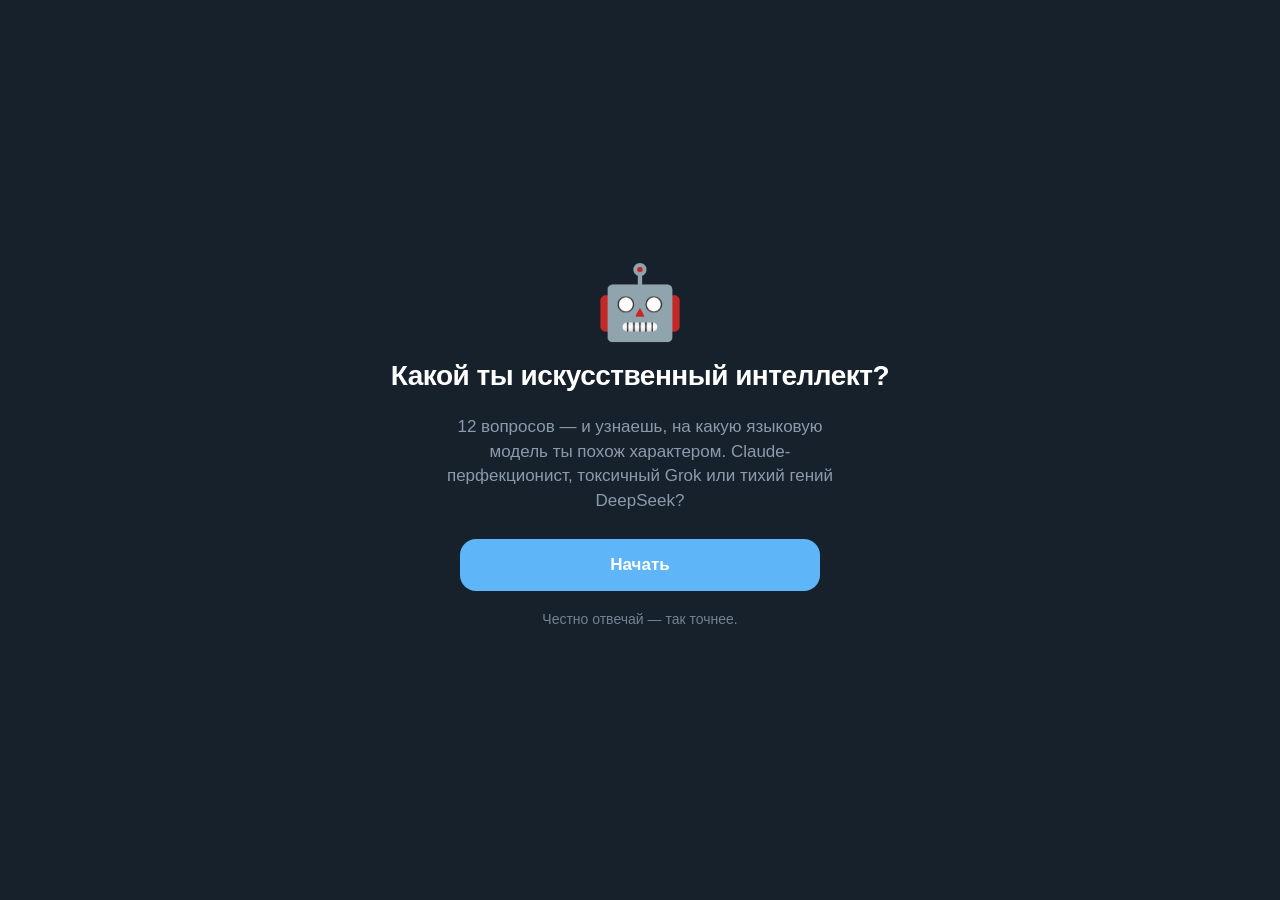
<file: index.html>
<!DOCTYPE html>
<html lang="ru">
<head>
  <meta charset="UTF-8" />
  <meta name="viewport" content="width=device-width, initial-scale=1.0, viewport-fit=cover, maximum-scale=1.0, user-scalable=no" />
  <meta name="theme-color" content="#17212b" />
  <title>Какой ты искусственный интеллект?</title>
  <link rel="stylesheet" href="styles.css" />
  <script src="https://telegram.org/js/telegram-web-app.js"></script>
</head>
<body>
  <main class="app">

    <!-- ЭКРАН 1: ИНТРО -->
    <section id="screen-intro" class="screen is-active">
      <div class="intro">
        <div class="intro__emoji">🤖</div>
        <h1 class="intro__title">Какой ты искусственный&nbsp;интеллект?</h1>
        <p class="intro__lead">12 вопросов — и узнаешь, на какую языковую модель ты похож характером. Claude-перфекционист, токсичный Grok или тихий гений DeepSeek?</p>
        <button id="btn-start" class="btn btn--primary">Начать</button>
        <p class="intro__hint">Честно отвечай — так точнее.</p>
      </div>
    </section>

    <!-- ЭКРАН 2: ВОПРОС -->
    <section id="screen-quiz" class="screen">
      <div class="quiz">
        <div class="quiz__progress">
          <div class="quiz__progress-text"><span id="q-current">1</span>/<span id="q-total">12</span></div>
          <div class="quiz__progress-bar"><div id="q-progress-fill" class="quiz__progress-fill"></div></div>
        </div>
        <h2 id="q-text" class="quiz__question"></h2>
        <div id="q-options" class="quiz__options"></div>
      </div>
    </section>

    <!-- ЭКРАН 3: РЕЗУЛЬТАТ -->
    <section id="screen-result" class="screen">
      <div class="result">
        <div class="result__head">
          <div id="r-emoji" class="result__emoji"></div>
          <h2 id="r-name" class="result__name"></h2>
          <div id="r-psychotype" class="result__psychotype"></div>
        </div>

        <div class="card">
          <p id="r-desc" class="result__desc"></p>
          <div id="r-tagline" class="result__tagline"></div>
          <div class="result__team">
            <span class="result__team-label">В команде ты —</span>
            <span id="r-team" class="result__team-text"></span>
          </div>
        </div>

        <div class="block">
          <h3 class="block__title">Твой расклад</h3>
          <div id="r-breakdown" class="bars"></div>
        </div>

        <div id="r-stats-block" class="block" hidden>
          <h3 class="block__title">Как у всех остальных</h3>
          <div id="r-stats-summary" class="stats-summary"></div>
          <div id="r-stats-bars" class="bars"></div>
        </div>

        <div class="result__actions">
          <button id="btn-share" class="btn btn--primary">Поделиться</button>
          <button id="btn-restart" class="btn btn--ghost">Пройти заново</button>
        </div>
      </div>
    </section>

  </main>

  <div id="toast" class="toast" role="status" aria-live="polite"></div>

  <script src="quiz-data.js"></script>
  <script src="app.js"></script>
</body>
</html>
</file>
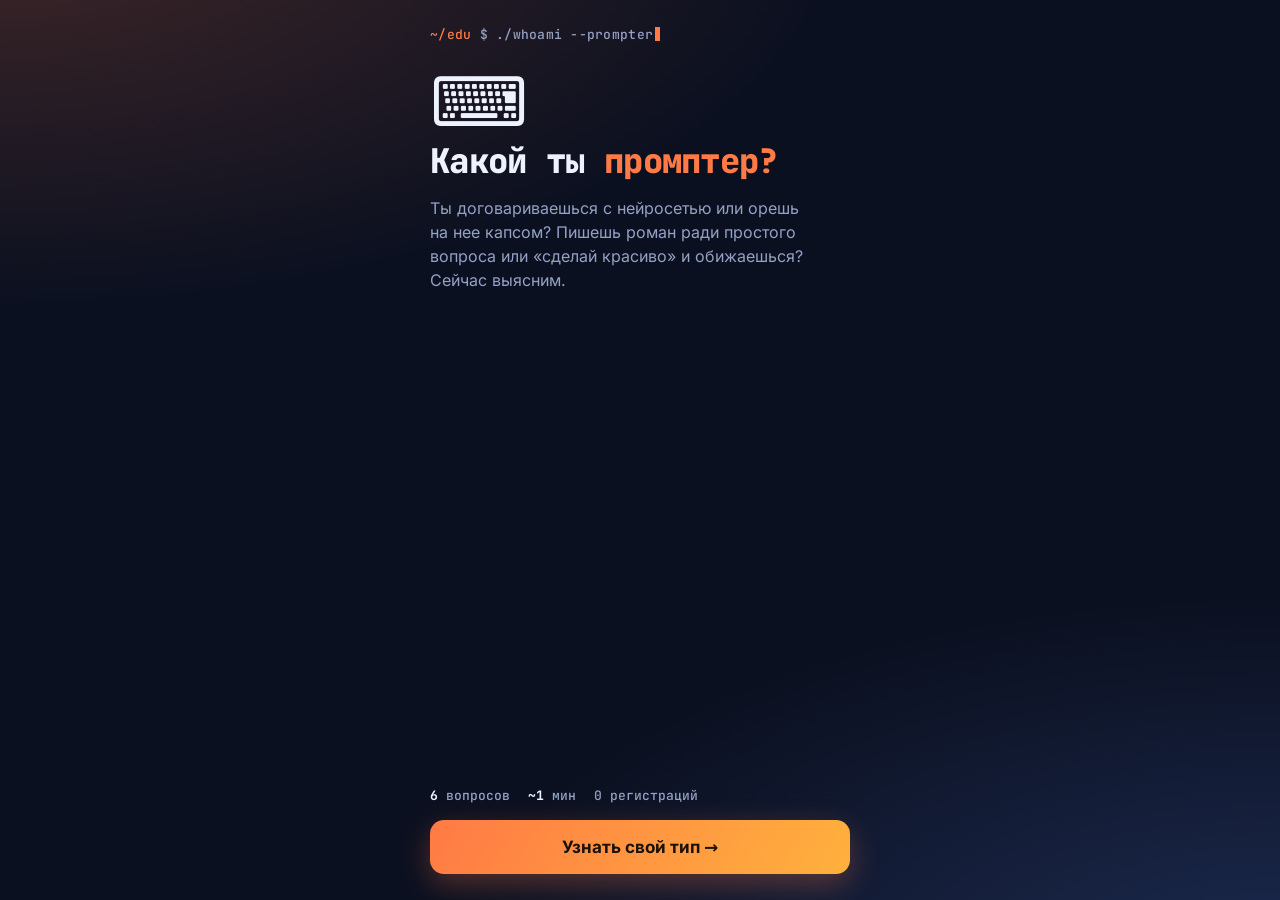
<file: prompter/index.html>
<!DOCTYPE html>
<html lang="ru">
<head>
<meta charset="UTF-8">
<meta name="viewport" content="width=device-width, initial-scale=1.0, maximum-scale=1.0, user-scalable=no, viewport-fit=cover">
<title>Какой ты промптер?</title>

<!-- Open Graph / превью при шеринге самой Pages-ссылки -->
<meta property="og:type" content="website">
<meta property="og:title" content="Какой ты промптер?">
<meta property="og:description" content="Ты договариваешься с нейросетью или орешь на нее капсом? 6 вопросов, ~1 минута — узнай свой тип промптинга.">
<meta property="og:image" content="https://b0ver.github.io/quiz-ai/prompter/assets/og.png">
<meta property="og:url" content="https://b0ver.github.io/quiz-ai/prompter/">
<meta name="twitter:card" content="summary_large_image">
<meta name="twitter:title" content="Какой ты промптер?">
<meta name="twitter:description" content="6 вопросов, ~1 минута — узнай свой тип промптинга.">
<meta name="twitter:image" content="https://b0ver.github.io/quiz-ai/prompter/assets/og.png">

<link rel="icon" type="image/png" href="assets/favicon.png">

<!-- единственная внешняя зависимость — Telegram WebApp SDK -->
<script src="https://telegram.org/js/telegram-web-app.js"></script>

<!-- общая база коллекции (шрифты + токены), затем вёрстка квиза -->
<link rel="stylesheet" href="../shared/base.css">
<link rel="stylesheet" href="styles.css">
</head>
<body>
<div id="app">

  <!-- START -->
  <section id="start" class="screen active">
    <div class="term"><span class="o">~/edu</span> $ ./whoami --prompter<span class="cursor"></span></div>
    <div class="res-emoji">⌨️</div>
    <h1>Какой ты <span class="o">промптер?</span></h1>
    <p class="lede">Ты договариваешься с нейросетью или орешь на нее капсом? Пишешь роман ради простого вопроса или «сделай красиво» и обижаешься? Сейчас выясним.</p>
    <div class="start-foot">
      <div class="meta"><span><b>6</b> вопросов</span><span><b>~1</b> мин</span><span>0 регистраций</span></div>
      <button class="btn" id="startBtn">Узнать свой тип →</button>
    </div>
  </section>

  <!-- QUIZ -->
  <section id="quiz" class="screen">
    <div class="bars" id="bars"></div>
    <div class="qcount" id="qcount"></div>
    <div class="q" id="qtext"></div>
    <div class="answers" id="answers"></div>
  </section>

  <!-- RESULT -->
  <section id="result" class="screen">
    <div class="res-emoji" id="resEmoji"></div>
    <div class="whoami">$ whoami <span class="o">→</span> твой тип промптинга</div>
    <div class="res-name" id="resName"></div>
    <div class="res-card"><p class="res-desc" id="resDesc"></p></div>
    <div class="res-sub" id="resSub"></div>
    <div class="res-actions">
      <!-- in-page шеринг: виден только вне Telegram (в TG шерит нативная MainButton) -->
      <button class="btn hidden" id="shareBtn">Поделиться результатом</button>
      <!-- ростовая петля: результат → подписка (вторичная, ghost) -->
      <button class="btn ghost" id="channelBtn">Подписаться на Доброцикл</button>
      <button class="btn ghost" id="restartBtn">Пройти заново</button>
    </div>
  </section>

</div>
<div class="toast" id="toast">Скопировано ✓</div>

<!-- порядок важен: конфиг → общий TG-слой → движок -->
<script src="config.js"></script>
<script src="../shared/tma.js"></script>
<script src="app.js"></script>
</body>
</html>
</file>
<file: styles.css>
/* ---------- Тема: дефолт (тёмный), переопределяется Telegram themeParams ---------- */
:root {
  --bg: #17212b;
  --text: #ffffff;
  --hint: #8a9bae;
  --accent: #5eb5f7;
  --accent-text: #ffffff;
  --card: #232e3c;
  --card-2: #2b3848;
  --border: rgba(255, 255, 255, 0.08);
  --radius: 16px;
  --max-w: 560px;
}

* { box-sizing: border-box; -webkit-tap-highlight-color: transparent; }

html, body {
  margin: 0;
  padding: 0;
  background: var(--bg);
  color: var(--text);
  font-family: -apple-system, BlinkMacSystemFont, "Segoe UI", Roboto, Helvetica, Arial, sans-serif;
  font-size: 17px;
  line-height: 1.45;
  overflow-x: hidden;
}

body {
  min-height: 100vh;
  min-height: 100dvh;
}

.app {
  max-width: var(--max-w);
  margin: 0 auto;
  padding: max(20px, env(safe-area-inset-top)) 20px max(24px, env(safe-area-inset-bottom));
  min-height: 100vh;
  min-height: 100dvh;
  display: flex;
  flex-direction: column;
}

/* ---------- Экраны ---------- */
.screen {
  display: none;
  flex: 1;
  flex-direction: column;
  animation: fade-in 0.25s ease;
}
.screen.is-active { display: flex; }

@keyframes fade-in {
  from { opacity: 0; transform: translateY(8px); }
  to   { opacity: 1; transform: translateY(0); }
}

/* ---------- Кнопки ---------- */
.btn {
  display: block;
  width: 100%;
  padding: 16px 20px;
  border: none;
  border-radius: var(--radius);
  font-size: 17px;
  font-weight: 600;
  font-family: inherit;
  cursor: pointer;
  transition: transform 0.08s ease, opacity 0.15s ease, background 0.15s ease;
}
.btn:active { transform: scale(0.98); }

.btn--primary {
  background: var(--accent);
  color: var(--accent-text);
}
.btn--ghost {
  background: transparent;
  color: var(--hint);
  border: 1px solid var(--border);
}

/* ---------- Интро ---------- */
.intro {
  flex: 1;
  display: flex;
  flex-direction: column;
  align-items: center;
  justify-content: center;
  text-align: center;
  gap: 18px;
  padding: 24px 0;
}
.intro__emoji { font-size: 72px; line-height: 1; }
.intro__title { font-size: 28px; font-weight: 800; margin: 0; letter-spacing: -0.5px; }
.intro__lead { font-size: 17px; color: var(--hint); margin: 0; max-width: 420px; }
.intro #btn-start { max-width: 360px; margin-top: 8px; }
.intro__hint { font-size: 14px; color: var(--hint); margin: 0; opacity: 0.8; }

/* ---------- Квиз ---------- */
.quiz { flex: 1; display: flex; flex-direction: column; padding-top: 8px; }
.quiz__progress { margin-bottom: 22px; }
.quiz__progress-text { font-size: 14px; color: var(--hint); margin-bottom: 8px; font-variant-numeric: tabular-nums; }
.quiz__progress-bar {
  height: 6px;
  background: var(--card);
  border-radius: 99px;
  overflow: hidden;
}
.quiz__progress-fill {
  height: 100%;
  width: 0;
  background: var(--accent);
  border-radius: 99px;
  transition: width 0.3s ease;
}
.quiz__question {
  font-size: 22px;
  font-weight: 700;
  margin: 0 0 22px;
  line-height: 1.3;
}
.quiz__options { display: flex; flex-direction: column; gap: 12px; }
.option {
  width: 100%;
  text-align: left;
  padding: 16px 18px;
  background: var(--card);
  color: var(--text);
  border: 1px solid var(--border);
  border-radius: var(--radius);
  font-size: 16px;
  line-height: 1.4;
  font-family: inherit;
  cursor: pointer;
  transition: transform 0.08s ease, background 0.15s ease, border-color 0.15s ease;
}
.option:active { transform: scale(0.985); background: var(--card-2); }
.option.is-picked { border-color: var(--accent); background: var(--card-2); }

/* ---------- Результат ---------- */
.result { flex: 1; display: flex; flex-direction: column; gap: 22px; padding-top: 8px; }
.result__head { text-align: center; }
.result__emoji { font-size: 72px; line-height: 1; margin-bottom: 8px; }
.result__name { font-size: 30px; font-weight: 800; margin: 0; letter-spacing: -0.5px; }
.result__psychotype { font-size: 16px; color: var(--accent); font-weight: 600; margin-top: 4px; }

.card {
  background: var(--card);
  border: 1px solid var(--border);
  border-radius: var(--radius);
  padding: 20px;
}
.result__desc { margin: 0; font-size: 16px; line-height: 1.5; }
.result__tagline {
  margin-top: 16px;
  padding: 12px 16px;
  background: var(--card-2);
  border-radius: 12px;
  font-style: italic;
  font-size: 16px;
}
.result__team { margin-top: 16px; font-size: 15px; }
.result__team-label { color: var(--hint); display: block; margin-bottom: 2px; }
.result__team-text { font-weight: 600; }

.block { display: flex; flex-direction: column; gap: 12px; }
.block__title { font-size: 18px; font-weight: 700; margin: 0; }

/* ---------- Полоски процентов ---------- */
.bars { display: flex; flex-direction: column; gap: 10px; }
.bar { display: flex; flex-direction: column; gap: 5px; }
.bar__head { display: flex; justify-content: space-between; align-items: baseline; font-size: 15px; }
.bar__name { font-weight: 600; }
.bar__name .bar__emoji { margin-right: 6px; }
.bar__pct { color: var(--hint); font-variant-numeric: tabular-nums; }
.bar__track { height: 8px; background: var(--card); border-radius: 99px; overflow: hidden; }
.bar__fill {
  height: 100%;
  width: 0;
  background: var(--accent);
  border-radius: 99px;
  transition: width 0.6s cubic-bezier(0.22, 1, 0.36, 1);
}
.bar.is-me .bar__fill { background: var(--accent); }
.bar.is-me .bar__name { color: var(--accent); }
.bar:not(.is-me) .bar__fill { opacity: 0.55; }

.stats-summary {
  font-size: 15px;
  color: var(--hint);
  margin-bottom: 4px;
}
.stats-summary b { color: var(--text); }

.result__actions { display: flex; flex-direction: column; gap: 10px; margin-top: 4px; }

/* ---------- Тост ---------- */
.toast {
  position: fixed;
  left: 50%;
  bottom: 28px;
  transform: translateX(-50%) translateY(20px);
  background: rgba(0, 0, 0, 0.85);
  color: #fff;
  padding: 12px 20px;
  border-radius: 99px;
  font-size: 15px;
  opacity: 0;
  pointer-events: none;
  transition: opacity 0.2s ease, transform 0.2s ease;
  z-index: 100;
  max-width: 90vw;
  text-align: center;
}
.toast.is-shown { opacity: 1; transform: translateX(-50%) translateY(0); }

@media (max-width: 380px) {
  body { font-size: 16px; }
  .intro__title { font-size: 24px; }
  .quiz__question { font-size: 20px; }
  .result__name { font-size: 26px; }
}
</file>
<file: shared/base.css>
/* ============================================================
   shared/base.css — общая база для всех квизов коллекции
   Самохостинг шрифтов + бренд-токены + минимальный reset.
   Подключается ПЕРВЫМ, до индивидуального styles.css квиза.
   Пути к шрифтам — относительно этого файла (shared/fonts/).
   ============================================================ */

/* ---------- JetBrains Mono (латиница + кириллица) ---------- */
@font-face{
  font-family:"JetBrains Mono";
  font-style:normal;font-weight:500;font-display:swap;
  src:url("fonts/jetbrains-mono-500.woff2") format("woff2");
}
@font-face{
  font-family:"JetBrains Mono";
  font-style:normal;font-weight:700;font-display:swap;
  src:url("fonts/jetbrains-mono-700.woff2") format("woff2");
}
@font-face{
  font-family:"JetBrains Mono";
  font-style:normal;font-weight:800;font-display:swap;
  src:url("fonts/jetbrains-mono-800.woff2") format("woff2");
}

/* ---------- Inter (латиница + кириллица) ---------- */
@font-face{
  font-family:"Inter";
  font-style:normal;font-weight:400;font-display:swap;
  src:url("fonts/inter-400.woff2") format("woff2");
}
@font-face{
  font-family:"Inter";
  font-style:normal;font-weight:500;font-display:swap;
  src:url("fonts/inter-500.woff2") format("woff2");
}
@font-face{
  font-family:"Inter";
  font-style:normal;font-weight:700;font-display:swap;
  src:url("fonts/inter-700.woff2") format("woff2");
}

/* ---------- Бренд-токены коллекции (тёмная консольная айдентика) ----------
   Конкретный квиз может переопределить любую переменную в своём :root. */
:root{
  --bg:#0b1020;
  --surface:rgba(255,255,255,.04);
  --surface-line:rgba(255,255,255,.11);
  --orange:#ff7a45;
  --amber:#ffb13d;
  --blue:#5b8cff;
  --text:#eef2ff;
  --muted:#94a1c4;
  /* фолбэк-стеки — квиз остаётся читаемым даже если woff2 не загрузился */
  --mono:"JetBrains Mono",ui-monospace,"SFMono-Regular",Menlo,Consolas,monospace;
  --body:"Inter",system-ui,-apple-system,"Segoe UI",Roboto,sans-serif;
}

/* ---------- Минимальный reset ---------- */
*{margin:0;padding:0;box-sizing:border-box}
html,body{height:100%}

/* Глобально уважаем системную настройку «меньше движения» */
@media (prefers-reduced-motion: reduce){
  *{animation:none !important;transition:none !important}
}
</file>
<file: prompter/styles.css>
/* ============================================================
   prompter/styles.css — вёрстка квиза «Какой ты промптер?»
   Бренд-токены, reset и @font-face — в ../shared/base.css
   (подключается раньше этого файла).
   ============================================================ */

body{
  font-family:var(--body);color:var(--text);background:var(--bg);
  background-image:
    radial-gradient(120% 80% at 0% -10%, rgba(255,122,69,.22), transparent 55%),
    radial-gradient(120% 80% at 100% 110%, rgba(91,140,255,.22), transparent 55%);
  background-attachment:fixed;min-height:100dvh;
  display:flex;justify-content:center;-webkit-font-smoothing:antialiased;overflow-x:hidden;
}
#app{
  width:100%;max-width:460px;min-height:100dvh;
  /* safe-area: учитываем «чёлку» и нижнюю панель */
  padding:
    calc(26px + env(safe-area-inset-top)) calc(20px + env(safe-area-inset-right))
    calc(26px + env(safe-area-inset-bottom)) calc(20px + env(safe-area-inset-left));
  display:flex;flex-direction:column;
}
.screen{display:none;flex:1;flex-direction:column;animation:rise .42s cubic-bezier(.2,.7,.2,1)}
.screen.active{display:flex}
@keyframes rise{from{opacity:0;transform:translateY(14px)}to{opacity:1;transform:none}}

.cursor{display:inline-block;width:.6ch;height:1.05em;vertical-align:-.12em;
  background:var(--orange);margin-left:2px;animation:blink 1.05s steps(1) infinite}
@keyframes blink{50%{opacity:0}}

/* ---------- START ---------- */
.term{font-family:var(--mono);font-size:13px;color:var(--muted);
  letter-spacing:.02em;margin-bottom:24px}
.term .o{color:var(--orange)}
h1{font-family:var(--mono);font-weight:800;font-size:34px;line-height:1.08;
  letter-spacing:-.02em;margin-bottom:16px}
h1 .o{color:var(--orange)}
.lede{color:var(--muted);font-size:16px;line-height:1.5;max-width:38ch}
.start-foot{margin-top:auto;padding-top:28px}
.meta{display:flex;gap:18px;color:var(--muted);font-size:13px;margin-bottom:16px;font-family:var(--mono)}
.meta b{color:var(--text);font-weight:700}

.btn{width:100%;border:none;cursor:pointer;font-family:var(--body);font-weight:700;font-size:17px;
  color:#1a1205;padding:17px;border-radius:14px;
  background:linear-gradient(120deg,var(--orange),var(--amber));
  box-shadow:0 10px 30px rgba(255,122,69,.30);
  transition:transform .12s ease, box-shadow .12s ease}
.btn:active{transform:translateY(2px) scale(.99);box-shadow:0 6px 18px rgba(255,122,69,.24)}
.btn.ghost{background:transparent;color:var(--muted);box-shadow:none;
  border:1px solid var(--surface-line);font-weight:500}

/* ---------- QUIZ ---------- */
.bars{display:flex;gap:6px;margin-bottom:26px}
.bar{flex:1;height:6px;border-radius:3px;background:var(--surface-line)}
.bar.done{background:linear-gradient(90deg,var(--orange),var(--amber))}
.qcount{font-family:var(--mono);font-weight:700;font-size:12px;letter-spacing:.12em;
  color:var(--muted);margin-bottom:14px}
.q{font-family:var(--mono);font-weight:700;font-size:21px;line-height:1.3;margin-bottom:24px}
.q .o{color:var(--orange)}
.answers{display:flex;flex-direction:column;gap:11px}
.answer{display:flex;gap:12px;align-items:flex-start;text-align:left;cursor:pointer;width:100%;
  font-family:var(--body);font-size:15.5px;line-height:1.4;color:var(--text);
  background:var(--surface);border:1px solid var(--surface-line);padding:15px 16px;border-radius:13px;
  transition:transform .12s ease, border-color .15s ease, background .15s ease}
.answer .mk{font-family:var(--mono);color:var(--orange);font-weight:700;flex:none;line-height:1.4}
.answer:hover{border-color:rgba(255,122,69,.5)}
.answer:active{transform:scale(.985)}
.answer.picked{border-color:transparent;color:#1a1205;
  background:linear-gradient(120deg,var(--orange),var(--amber));box-shadow:0 10px 26px rgba(255,122,69,.35)}
.answer.picked .mk{color:#1a1205}

/* ---------- RESULT ---------- */
.res-emoji{font-size:68px;line-height:1;margin-bottom:8px}
.whoami{font-family:var(--mono);font-size:13px;color:var(--muted);margin-bottom:10px}
.whoami .o{color:var(--orange)}
.res-name{font-family:var(--mono);font-weight:800;font-size:30px;line-height:1.1;margin-bottom:18px}
.res-card{background:var(--surface);border:1px solid var(--surface-line);border-radius:16px;
  padding:20px;margin-bottom:14px}
.res-desc{color:var(--text);font-size:16px;line-height:1.55}
.res-sub{font-family:var(--mono);font-size:14px;color:var(--blue);margin-bottom:20px}
.res-actions{margin-top:auto;padding-top:8px;display:flex;flex-direction:column;gap:10px}

.toast{position:fixed;left:50%;bottom:calc(26px + env(safe-area-inset-bottom));
  transform:translateX(-50%) translateY(20px);
  background:#fff;color:#0b1020;font-weight:700;font-size:14px;padding:11px 18px;border-radius:99px;
  opacity:0;pointer-events:none;transition:opacity .25s, transform .25s;z-index:9;
  box-shadow:0 10px 30px rgba(0,0,0,.4)}
.toast.show{opacity:1;transform:translateX(-50%) translateY(0)}

/* ---------- A11y: видимый фокус с клавиатуры ---------- */
.btn:focus-visible,
.answer:focus-visible{outline:2px solid var(--amber);outline-offset:2px}

/* ---------- Утилита: скрыть элемент ---------- */
.hidden{display:none !important}
</file>
